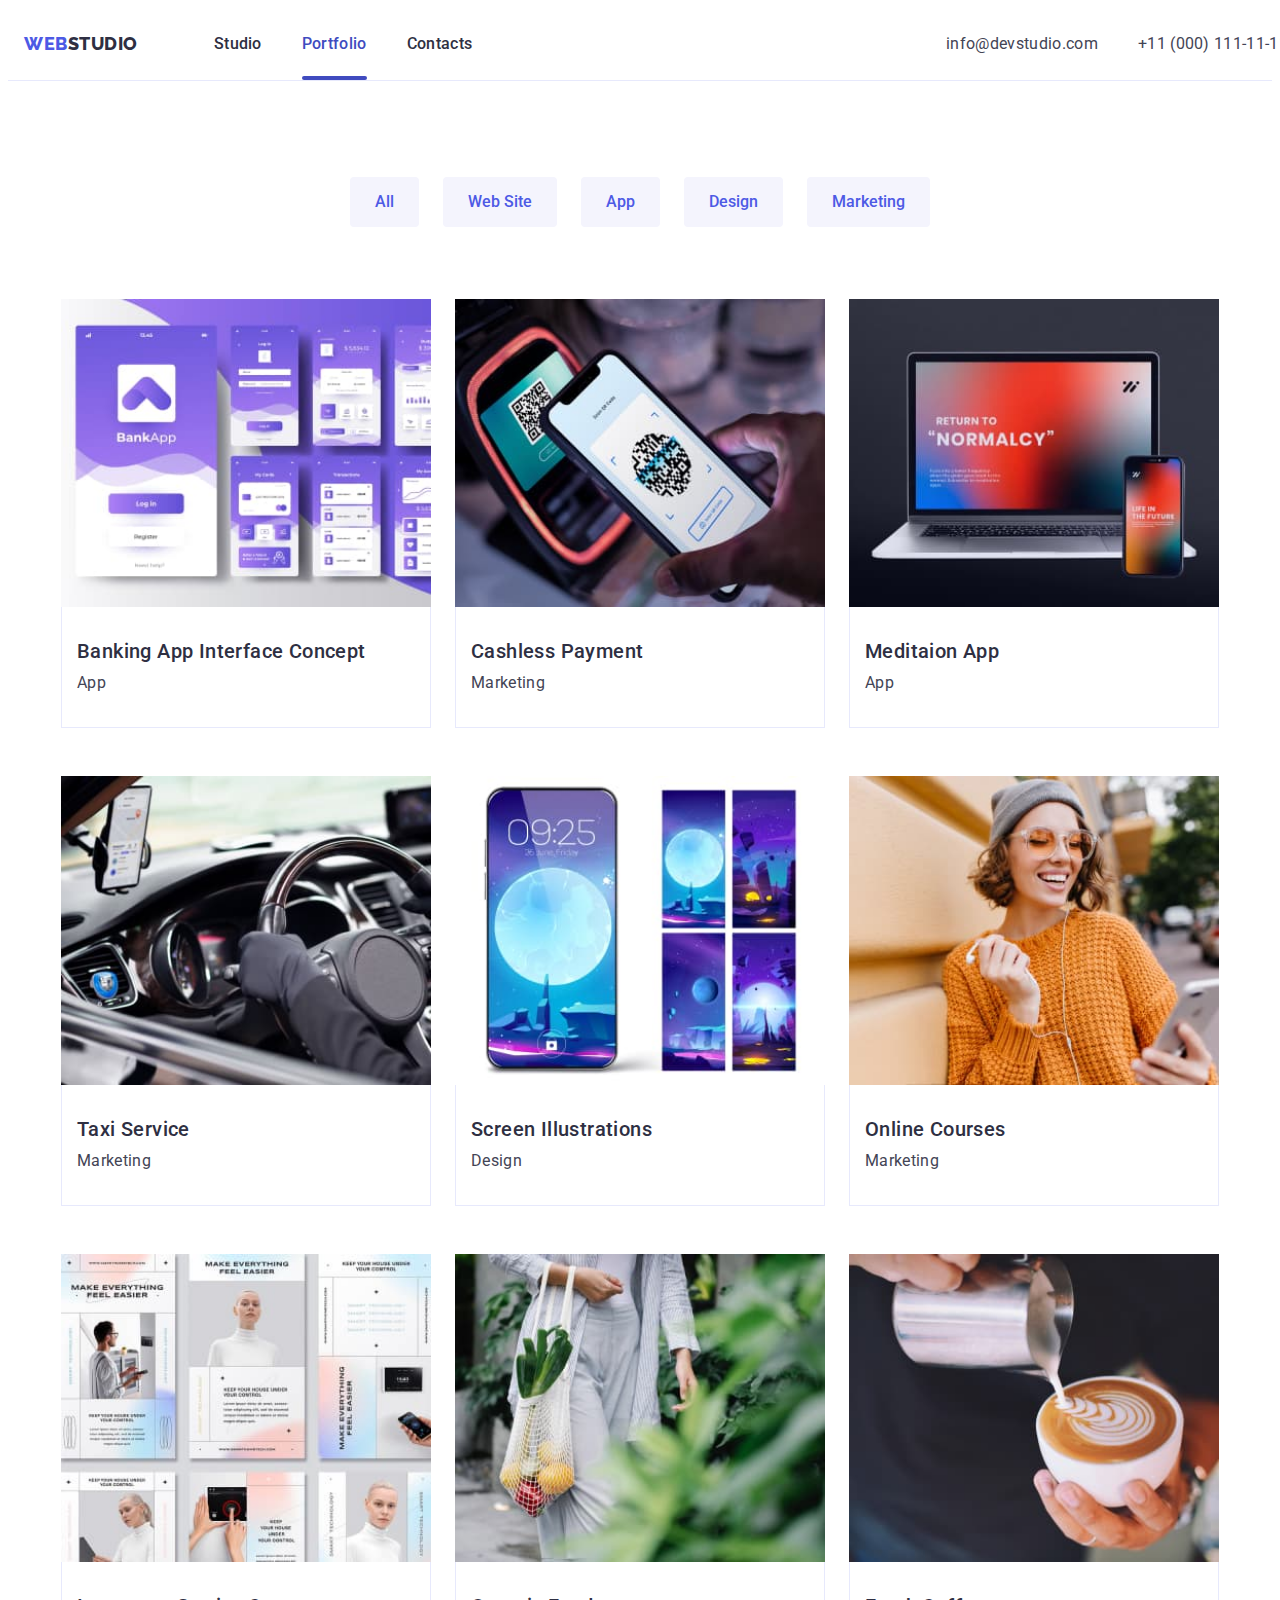
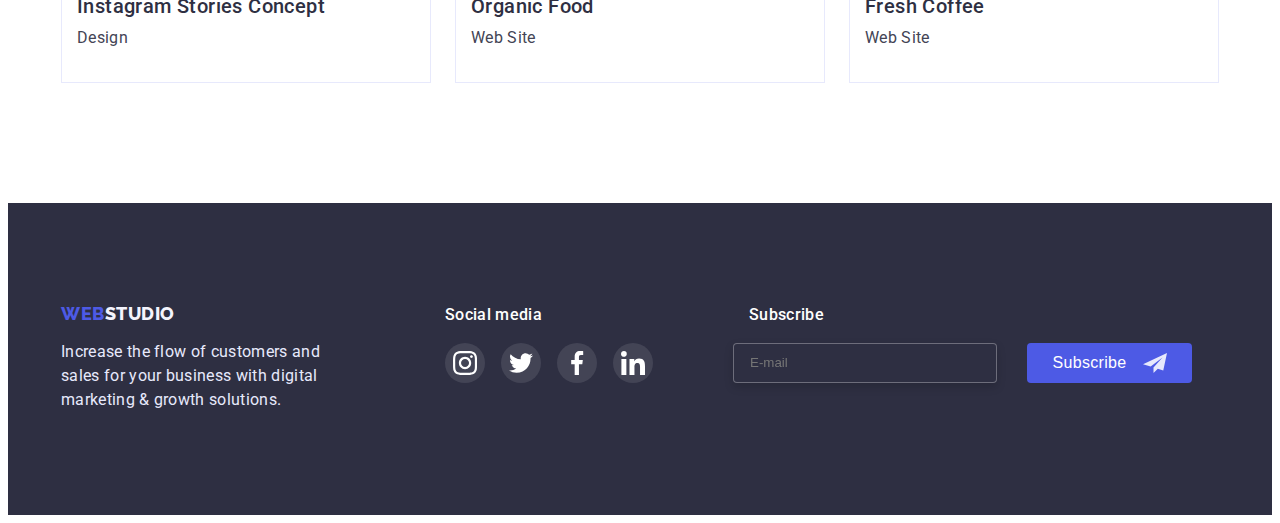
<file: portfolio.html>
<!DOCTYPE html>
<html lang="en">
<head>
    <meta charset="UTF-8">
    <meta http-equiv="X-UA-Compatible" content="IE=edge">
    <meta name="viewport" content="width=device-width, initial-scale=1.0">
    <title>Document</title>
    <link rel="preconnect" href="https://fonts.googleapis.com">
    <link rel="preconnect" href="https://fonts.gstatic.com" crossorigin>
    <link href="https://fonts.googleapis.com/css2?family=Raleway:wght@800&family=Roboto:wght@400;500;700&display=swap" rel="stylesheet">
    <link rel="stylesheet" href="./styles/style.css">
   </head>
<body>
    <header class="header-section">
      <div class="header-container">
        <nav class="header-navi">
          <a href="./index.html" class="header-logo"
            >web<span class="half-logo">studio</span></a
          >
  
          <ul class="header">
            <li class="header-item"><a class="header-link" href="./index.html">Studio</a></li>
            <li class="header-item">
              <a class="header-link  header-link-clicpage" href="./portfolio.html">Portfolio</a>
            </li>
            <li class="header-item">
              <a class="header-link" href="">Contacts</a>
            </li>
          </ul>
        </nav>
        <address class="header-addr">
          <ul class="header-addr-cont">
            <li class="header-cont">
              <a class="header-link-cont header-email" href="mailto:info@devstudio.com"
                >info@devstudio.com</a
              >
            </li>
            <li class="header-cont">
              <a class="header-link-cont header-tel" href="tel:+110001111111"
                >+11 (000) 111-11-11</a
              >
            </li>
          </ul>
        </address>
    </div>
       </header>
    <main>
        <section class="section-pf">
            <div class="container">
              <h1 class="not-see">funktion</h1>
              <ul class="pf-main">
                  <li ><button class="pf-main-but" type="button">All</button></li>
                  <li ><button class="pf-main-but" type="button">Web Site</button></li>
                  <li ><button class="pf-main-but" type="button">App</button></li>
                  <li ><button class="pf-main-but" type="button">Design</button></li>
                  <li ><button class="pf-main-but" type="button">Marketing</button></li>
              </ul>
              <ul class="function-list">
                  <li class="nomarker function-title">
                       <a class="pf-main-link" href="" > 
                           <div class="pf-main-wrap">
                             <img src="./images/img2-1.jpg" alt="Banking App Interface Concept" width="100%">
                             <p class="pf-main-text">
                              14 Stylish and User-Friendly App Design Concepts · Task Manager App · Calorie Tracker App · Exotic Fruit Ecommerce App · Cloud Storage App
                             </p>
                           </div>
                          <div class="funktwherefunct">
                            <h3 class="pf-main-funct">Banking App Interface Concept</h3>
                            <p class="pf-main-wherefunct">App</p>
                          </div>
                       </a>  
                   </li>
                  <li class="nomarker function-title"> 
                      <a class="pf-main-link" href="" >  
                      <div class="pf-main-wrap">
                        <img src="./images/img2-2.jpg" alt="Cashless Payment" width="100%">
                        <p class="pf-main-text">
                          14 Stylish and User-Friendly App Design Concepts · Task Manager App · Calorie Tracker App · Exotic Fruit Ecommerce App · Cloud Storage App
                         </p>
                      </div >
                      <div class="funktwherefunct">
                        <h3 class="pf-main-funct">Cashless Payment</h3>
                         <p class="pf-main-wherefunct">Marketing</p>
                      </div>
                      </a>  
                      </li>
                  <li class="nomarker function-title"> 
                      <a class="pf-main-link" href="" >  
                      <div class="pf-main-wrap">
                        <img src="./images/img2-3.jpg" alt="Meditaion App" width="100%">
                        <p class="pf-main-text">
                          14 Stylish and User-Friendly App Design Concepts · Task Manager App · Calorie Tracker App · Exotic Fruit Ecommerce App · Cloud Storage App
                         </p>
                      </div>
                       <div class="funktwherefunct">
                        <h3 class="pf-main-funct">Meditaion App</h3> 
                        <p class="pf-main-wherefunct">App</p>
                      </div>
                  </a>  
                  </li>
                  <li class="nomarker function-title"> 
                      <a class="pf-main-link" href="" >  
                      <div class="pf-main-wrap">
                        <img src="./images/img2-4.jpg" alt="Taxi Service" width="100%">
                        <p class="pf-main-text">
                          14 Stylish and User-Friendly App Design Concepts · Task Manager App · Calorie Tracker App · Exotic Fruit Ecommerce App · Cloud Storage App
                         </p>
                      </div >
                       <div class="funktwherefunct">
                        <h3 class="pf-main-funct">Taxi Service</h3>
                         <p class="pf-main-wherefunct">Marketing</p>
                      </div>
                      </a>  
                      </li>
                  <li class="nomarker function-title"> 
                      <a class="pf-main-link" href="" >  
                      <div class="pf-main-wrap">
                        <img src="./images/img2-5.jpg" alt="Screen Illustrations" width="100%">
                        <p class="pf-main-text">
                          14 Stylish and User-Friendly App Design Concepts · Task Manager App · Calorie Tracker App · Exotic Fruit Ecommerce App · Cloud Storage App
                         </p>
                      </div >
                       <div class="funktwherefunct">
                        <h3 class="pf-main-funct">Screen Illustrations</h3>
                         <p class="pf-main-wherefunct">Design</p>
                      </div>
                      </a>  
                      </li>
                  <li class="nomarker function-title">  
                      <a class="pf-main-link" href="" > 
                      <div class="pf-main-wrap">
                        <img src="./images/img2-6.jpg" alt="Online Courses" width="100%">
                        <p class="pf-main-text">
                          14 Stylish and User-Friendly App Design Concepts · Task Manager App · Calorie Tracker App · Exotic Fruit Ecommerce App · Cloud Storage App
                         </p>
                      </div >
                       <div class="funktwherefunct">
                        <h3 class="pf-main-funct">Online Courses</h3> 
                        <p class="pf-main-wherefunct">Marketing</p>
                      </div>
                  </a>  
                  </li>
                  <li class="nomarker function-title"> 
                      <a class="pf-main-link" href="" >  
                      <div class="pf-main-wrap">
                        <img src="./images/img2-7.jpg" alt="Instagram Stories Concept" width="100%">
                        <p class="pf-main-text">
                          14 Stylish and User-Friendly App Design Concepts · Task Manager App · Calorie Tracker App · Exotic Fruit Ecommerce App · Cloud Storage App
                         </p>
                      </div >
                       <div class="funktwherefunct">
                        <h3 class="pf-main-funct">Instagram Stories Concept</h3> 
                        <p class="pf-main-wherefunct">Design</p>
                      </div>
                  </a>  
                  </li>
                  <li class="nomarker function-title"> 
                      <a class="pf-main-link" href="" >  
                      <div class="pf-main-wrap">
                        <img src="./images/img2-8.jpg" alt="Organic Food" width="100%">
                        <p class="pf-main-text">
                          14 Stylish and User-Friendly App Design Concepts · Task Manager App · Calorie Tracker App · Exotic Fruit Ecommerce App · Cloud Storage App
                         </p>
                      </div >
                       <div class="funktwherefunct">
                        <h3 class="pf-main-funct">Organic Food</h3>
                         <p class="pf-main-wherefunct">Web Site</p>
                      </div class="funktwherefunct">
                      </a>  
                      </li>
                  <li class="nomarker function-title"> 
                      <a class="pf-main-link" href="" >  
                      <div class="pf-main-wrap">
                        <img src="./images/img2-9.jpg" alt="Fresh Coffee" width="100%">
                        <p class="pf-main-text">
                          14 Stylish and User-Friendly App Design Concepts · Task Manager App · Calorie Tracker App · Exotic Fruit Ecommerce App · Cloud Storage App
                         </p>
                      </div>
                       <div class="funktwherefunct">
                        <h3 class="pf-main-funct">Fresh Coffee</h3>
                         <p class="pf-main-wherefunct">Web Site</p>
                      </div>
                      </a>  
                      </li>
               </ul>
            </div>
               
        </section>
    </main>
    <footer class="footer">
      <div class="container footer-container">
        <div class="footer-tab-top">
          <div class="footer-left">
            <a href="./index.html" class="footer-logo"
              >web<span class="footer-logo-half">studio</span>
              </a>
            <p class="footer-text">Increase the flow of customers and sales for your business with digital
              marketing & growth solutions.
            </p>
          </div>
          <div  class="footer-right">
            <p class="footer-soc-title">Social media</p>
            <ul class="footer-soc-list">
              <li class="footer-soc-item">
                <a class="footer-soc-link" href="" >
                  <svg class="footer-soc-icon" Width="24" Height="24">
                    <use href="./images/symbol-defs.svg#icon-instagram-2"></use>
                  </svg>
                </a>
              </li>
              <li class="footer-soc-item">
                <a class="footer-soc-link" href="" >
                  <svg class="footer-soc-icon" Width="24" Height="24">
                    <use href="./images/symbol-defs.svg#icon-twitter-1"></use>
                  </svg>
                </a>
              </li>
              <li class="footer-soc-item">
                <a class="footer-soc-link" href="" >
                  <svg class="footer-soc-icon" Width="24" Height="24">
                    <use href="./images/symbol-defs.svg#icon-facebook-1"></use>
                  </svg> 
                </a>
              </li>
              <li class="footer-soc-item">
                <a class="footer-soc-link" href="" >
                  <svg class="footer-soc-icon" Width="24" Height="24">
                    <use href="./images/symbol-defs.svg#icon-linkedin-1"></use>
                  </svg>
                </a>
              </li>
            </ul> 
          </div>
        </div>
         <div class="footer-subscribe">
          <p class="subscribe-title"><span class="subscribe-text">Subscribe</span>
          </p>
          <form class="foot-subscribe">
            <div class="footer-tab-botton">
              <input type="text" name="subscribe-email" class="subscribe-email" placeholder="E-mail" />
              <button type="submit" class="subscribe-send"><span class="subscribe-text">Subscribe</span>
              <svg class="subscribe-icon" width="24" height="24">
                <use href="./images/symbol-defs.svg#icon-subscribe"></use>
              </svg>
            </button>
            </div>
          </form>  
         </div>   
      </div>
    </footer>
    
    </body>
</html>
</file>
<file: styles/style.css>
:root {
--color1: #2E2F42;
--color2: #434455;
--color3:#4D5AE5;
--color4: #404BBF;
--color5: #ffffff;
--color6:  #F4F4FD;
--color7: #E7E9FC;
--color8: #8e8f99;
--color9:  #31D0AA; }

p, h1, h2, h3, h4, h5 {
    margin: 0;
}
ul {
    margin: 0;
    padding-left: 0;
}
img {
    display: block;
}

body {
    font-family: 'Roboto', sans-serif;
    }

/* *****  header****** */
.container {

    max-width: 320px;
    padding-left: 15px;
    padding-right: 15px;
    margin-left: auto;
    margin-right: auto;
    
    }
.header-section {
    border-bottom: 1px solid var(--color7);
}
.header-container {
    width: 100%;
    display: flex;
    padding: 24px 16px;
    align-items: center;
    justify-content: space-between;
    }
.header-navi {
    display: flex;
    /* margin-right: 76px; */
}
.header-logo {
    font-family: 'Raleway', sans-serif;
    font-weight: 800;
    font-size: 18px;
    line-height: 1.33;
    color: var(--color3);
    letter-spacing: 0.03em;
    text-transform: uppercase;
    text-decoration: none;
    
}
.half-logo {
    color: var(--color1);}
.header:is(:hover, :focus){color: var(--color4);}

.header { display: none;}
.header-addr { display: none;}
.contactes-open 
{
        display: flex;
        flex-direction: column;
align-items: center;
    justify-content: flex-end;
    margin-left: auto;
    stroke: #2E2F42;
    cursor: pointer;
    border: none;
    background-color: rgba(0, 0, 0, 0);
    /* transition-property: color, border-color, background-color;
    transition-duration: 250ms;
    transition-timing-function: cubic-bezier(0.4, 0, 0.2, 1) ; */
}
.mob-menu {
    display: flex;
    flex-direction: column;
    width: 100%;
    height: 100%;
    padding: 24px 24px 40px 40px;
    position: fixed;
    top: 0;
    background-color: #ffffff;
    
}
.mob-menu-top {
    margin-bottom: auto;
}

.mob-menu-container {
    max-width: 428px;

}
.mob-menu-close-button {
    box-sizing: border-box;
    background: var(--color5);
    border: 1px solid var(--color8);
      width: 24px;
    height: 24px;
    border-radius: 50%;
    display: flex;
    align-items: center;
    justify-content: center;
    margin: 4px 4px 30px auto;
    }
.mob-menu-icon {
    stroke: var(--color1);
}
.mob-menu-navi {
    
}
.mob-menu-list {
    list-style-type: none;
    text-decoration: none;
}
.mob-menu-item:not(:last-child) {
    margin-bottom: 40px;

}
.mob-menu-link {
font-weight: 700;
font-size: 36px;
line-height: 40px;
letter-spacing: 0.02em;
text-transform: capitalize;
text-decoration: none;
color: #2E2F42;
flex: none;
order: 0;
flex-grow: 0;
}
.mob-menu-clicpage {
}
.mob-menu-addr {
    margin-top: 24px;
    margin-bottom: 48px;
}
.mob-menu-addr-cont {
    list-style-type: none;
}   
.mob-menu-cont {
}
.mob-menu-cont:not(:last-child) {
    margin-bottom: 40px;

}
.mob-menu-link-cont {
 text-decoration: none;
}

.mob-menu-tel {
    font-weight: 700;
    font-size: 22px;
    line-height: 1.2;
    letter-spacing: 0.02em;
    font-style: normal;
    flex: none;
order: 0;
flex-grow: 0;

}
.mob-menu-email {
    font-weight: 500;
font-size: 20px;
line-height: 24px;
letter-spacing: 0.02em;
font-style: normal;
color: #434455;
}
.mob-menu-soc-list {
    display: flex;
    align-items: center;
    gap: 26px;
    }

.mob-menu-soc-item {
    width: 40px;
    height: 40px;
    list-style-type: none;
}
.mob-menu-soc-link {
    display: flex;
    justify-content: center;
    align-items: center;
    width: 40px;
    height: 40px;
    border-radius: 50%;
    background-color: var(--color3);
    transition-property: background-color;
    transition-duration: 250ms;
    transition-timing-function: cubic-bezier(0.4, 0, 0.2, 1) ;
}
.soc-link {
}
.mob-menu-soc-icon {
    fill : var(--color5);
}
.staff-soc-link:is(:hover, :focus){ 
background: var(--color4)
}
/* ****main*** */

.main-sect-1 {
    max-width: 100%;
    height: 432px;
    /* margin-bottom: 96px; */
    padding: 112px 24px; 
    background-image:linear-gradient(rgba(46, 47, 66, 0.7),rgba(46, 47, 66, 0.7)), url(../images/hero-mobile.jpg );
     background-size: cover;
     background-repeat: no-repeat ;
     background-position: center;
     text-align: center;
          }
@media (min-device-pixel-ratio: 2),
  (min-resolution: 192dpi),
  (min-resolution: 2dppx) {
  .main-sect-1 {
    background-image:linear-gradient(rgba(46, 47, 66, 0.7),rgba(46, 47, 66, 0.7)), url(../images/hero-mobile2x.jpg);
  }
}          
.main-title {
    font-weight: 700;
    font-size: 26px;
    line-height: 1.11;
    max-width: 280px;
    color: var(--color5);
    text-align: center;
     margin: 0 auto 72px auto;

   }
.main-but:is(:hover, :focus) { 
    background: var(--color4);
}
.main-but {
    font-family: 'Roboto', sans-serif;
    font-weight: 500;
    font-size: 16px;
    line-height: 1.5;
    margin: 0 auto;
    padding: 16px 32px;
    background: var(--color3);
    border: 1px solid var(--color3);
    border-radius: 4px;
    color: var(--color5);
    cursor: pointer;
    transition-property: background-color;
    transition-duration: 250ms;
    transition-timing-function: cubic-bezier(0.4, 0, 0.2, 1) ;
    }
.section-skills {
    padding: 96px 16px;
}    
.main-skills-all {
    list-style-type: none;  
    display: flex; 
    flex-wrap: wrap;
   
    }
    .main-skills-bloc:last-child {
        margin-bottom: 0;
      }
.main-skills-bloc {
    width: 100%;
    margin-bottom: 72px;
    }
.main-skills {    
    font-weight: 700;
    font-size: 36px;
    line-height: 1.11;
    letter-spacing: 0.02em;
    color: var(--color1);
    list-style-type: none;
    margin-bottom: 8px;
    
    text-align: center;
letter-spacing: 0.02em;
text-transform: capitalize;
}
.main-skills-link {
    display: none;
}
.main-skills-icon {
}

.main-actions {     
    font-size: 16px;
    line-height: 1.5;
    letter-spacing: 0.02em;
    color: var(--color2);
    align-self: stretch;
    }
  
    .section-doing {
    display: none;
}
.what-doing {
    
    display: flex;
    justify-content: center;
    gap: 24px;
    margin-top: 72px;
}  
.what-doing-title {
    width: calc((100% - 48px) / 3);
    background: linear-gradient(0deg, rgba(77, 90, 229, 0.1), rgba(77, 90, 229, 0.1)), url(2368.jpg);
    background-blend-mode: soft-light, normal;
    border: 1px solid var(--color7);
}  
.main-demonstr {
    font-weight: 700;
    font-size: 36px;
    line-height: 1.1;
    text-align: center;
    letter-spacing: 0.02em;
    text-transform: capitalize;
    color: var(--color1);
    }
    
.main-staff-all {
    background: var(--color6) ;
    padding: 96px 0;
    }
.staff-title { 
    background: var(--color5);
    box-shadow: 0px 1px 6px rgba(46, 47, 66, 0.08), 0px 1px 1px rgba(46, 47, 66, 0.16), 0px 2px 1px rgba(46, 47, 66, 0.08);
    border-radius: 0px 0px 4px 4px;
}

.staff-foto {
    display: block;
max-width: 100%;
height: auto;
    background: url(man-with-laptop-presenting-something.jpg);
mix-blend-mode: normal;
}
.main-staff {        
    font-weight: 700;
    font-size: 36px;
    line-height: 1.1;
    text-align: center;
    letter-spacing: 0.02em;
    text-transform: capitalize;
    margin-bottom: 72px;
    color: var(--color1);
}
.main-staff-list {
    display: flex;
    justify-content: center;
    gap: 72px;
    flex-wrap: wrap;
}
.staff-name-proff {
    padding: 32px 16px;

}

.main-staff-name { 
    font-weight: 500;
    font-size: 20px;
    line-height: 1.2;
    text-align: center;
    letter-spacing: 0.02em;
    color: var(--color1);
    }

.main-staff-proff {    
    font-size: 16px;
    line-height: 1.5;
    text-align: center;
    letter-spacing: 0.02em;
    margin-top: 8px;
    margin-bottom: 8px;
    color: var(--color2);
    }

    .staff-soc-list {
        display: flex;
        justify-content: space-around;
        gap: 24px;
    }
    .soc-list {
    }
    .staff-soc-item {
        width: 40px;
        height: 40px;
        list-style-type: none;
   }
    .staff-soc-link {
        display: flex;
        justify-content: center;
        align-items: center;
        width: 40px;
        height: 40px;
        border-radius: 50%;
        background-color: var(--color3);
        transition-property: background-color;
        transition-duration: 250ms;
        transition-timing-function: cubic-bezier(0.4, 0, 0.2, 1) ;
    }
    .soc-link {
    }
    .staff-soc-icon {
        fill : var(--color5);
    }
    .staff-soc-link:is(:hover, :focus){ 
    background: var(--color4)
    }
    
.nomarker {
    list-style-type: none;
    text-decoration: none;  
}
.not-see {
    position: absolute;
    width: 1px;
    height: 1px;
    margin: -1px;
    border: 0;
    padding: 0;
    white-space: nowrap;
    clip: rect(0 0 0 0);
    overflow: hidden;
     }

     .main-customer {
       padding: 96px 16px;
       
    }
  .main-customer-title {
    font-weight: 700;
    font-size: 36px;
    line-height: 40px;
    text-align: center;
    letter-spacing: 0.02em;
    text-transform: capitalize;
    color: var(--color1);

    }
    .main-customer-list {
        display: flex;
        justify-content: center;
        gap: 24px;
        margin-top: 72px;
        flex-wrap: wrap;
    }
    
    .customer-item {
    
    list-style-type: none;
    width:calc((100% - 24px) / 2);
        height: 88px;
       
    }

    .main-customer-link:is(:hover, :focus){
        border-color: var(--color4);
        color: var(--color4);
    }
   
    .main-customer-link {
    width: 100%;
    height: 100%;
    display: flex;
    justify-content: center;
    align-items: center;
    border: 1px solid var(--color2);
    border-radius: 5px;
    color: var(--color8);
    transition-property: color, border-color;
    transition-duration: 250ms;
    transition-timing-function: cubic-bezier(0.4, 0, 0.2, 1) ;
    }
    .customer-link {
    }
    .customer-icon {
        fill:currentColor;
        width: 110px;
        height: 56px;
       
    }

        /* *****footer***** */
.container-footer {
    
    }
.footer {
    width: 100%;
    padding: 100px 0;
    background: var(--color1);
}

.footer-logo {font-family: 'Raleway', sans-serif;
    font-weight: 800;
    font-size: 18px;
    line-height: 1.17;
    align-items: center;
    letter-spacing: 0.03em;
    text-transform: uppercase;
    text-decoration: none;
    color: var(--color3);
    }

.footer-logo-half {
    color: var(--color6);}

.footer-text {
    font-size: 16px;
    line-height: 1.5;
    letter-spacing: 0.02em;
    width: 264px;
    margin: 16px auto 0 auto;
    color: var(--color7);
    text-align: center;
    }
.footer-right {
    width: 208px;
    height: 80px;
    text-align: center;
    margin: 0 auto 72px;
}
    .footer-container {
    /* display: flex; */
    display: block;
    margin-right: auto;
    /* align-items: baseline; */
    }
    .footer-left {
        /* margin: 0 auto; */
        text-align: center;
        margin-bottom: 72px;
    }
    .footer-soc-title {
    font-weight: 500;
    font-size: 16px;
    line-height: 1.5;
    letter-spacing: 0.02em;
    color: var(--color5);

    }
    .footer-soc-list {
        width: 208px;
        display: flex;
        gap: 16px;
        margin: 16px auto 0 auto;
        justify-content: space-between;
    }
    .footer-soc-item {
        display: flex;
        justify-content: center;
        align-items: center;
        list-style-type: none;
    }
    .footer-soc-link {
        display: flex;
        justify-content: center;
        align-items: center;
        width: 40px;
        height: 40px;
        border-radius: 50%;
        background-color: var(--color2);
        transition-property: background-color;
        transition-duration: 250ms;
        transition-timing-function: cubic-bezier(0.4, 0, 0.2, 1) ;
    }
    .footer-soc-link:is(:hover, :focus){ 
        background: var(--color9);
        }
    .footer-soc-icon {
        fill: var(--color5);
    }
.footer-subscribe {
    min-height: 80px;
    /* min-width: 453px;
    border-radius: 4px; */
    /* margin-left: 80px; */
    text-align: center;
}
.foot-subscribe {
    /* display: flex; */
    margin-left: auto;
    cursor: pointer;
}
.subscribe-title {
    margin-bottom: 16px;
    text-align: center;
}
.subscribe-text {
font-weight: 500;
font-size: 16px;
line-height: 24px;
letter-spacing: 0.02em;
color: var(--color5);
text-align: center;
}

.subscribe-send {
    width: 165px;
    height: 40px;
    display: flex;
    flex-direction: row;
    justify-content: center;
    align-items: center;
    padding: 8px 24px;
    gap: 16px;
    cursor: pointer;
    background: var(--color3);
    border-radius: 4px; 
    margin: 0 auto;
    border: none; 
    transition-property: background-color;
    transition-duration: 250ms;
    transition-timing-function: cubic-bezier(0.4, 0, 0.2, 1) ;
}
.subscribe-send:is(:hover, :focus){background: var(--color4);}

.subscribe-email {
    width: 264px;
    height: 40px;
    color: #ffffff;
    box-sizing: border-box;
    background-color:var(--color1);
    border: 1px solid rgba(255, 255, 255, 0.3);
    filter: drop-shadow(0px 4px 4px rgba(0, 0, 0, 0.15));
    border-radius: 4px;
    padding-left: 16px;
    margin: 0 auto 16px auto;
}
.subscribe-icon {
    fill: var(--color7);
}
    /* ********Portfolio*********** */
.section-pf {
    padding: 96px 0 120px 0;
}
.pf-main {
    list-style-type: none;
    display: flex;
    gap: 24px;
    justify-content: center;
    margin-bottom: 72px;
    }
    
.pf-main-but {
    list-style-type: none; 
}
.pf-main-but {
    font-family: 'Roboto', sans-serif;
    font-weight: 500;
    font-size: 16px;
    line-height: 1.5;
    padding: 12px 24px;
    /* width: 116px;
    height: 48px; */
    background: var(--color6);
    border: 1px solid var(--color7);
    border-radius: 4px;
    border-color: transparent;
    color: var(--color3);
}
.pf-main-but:is(:hover, :focus){color: var(--color5); 
    background: var(--color4); 
    box-shadow: 0px 3px 1px rgba(0, 0, 0, 0.1), 0px 2px 1px rgba(0, 0, 0, 0.08), 0px 2px 2px rgba(0, 0, 0, 0.12);
    }

.pf-main-but {
    cursor: pointer;
    transition-property: color, background-color, box-shadow;
    transition-duration: 250ms;
    transition-timing-function: cubic-bezier(0.4, 0, 0.2, 1) ;
}
.pf-main-link:is(:hover, :focus){box-shadow: 0px 1px 6px rgba(46, 47, 66, 0.08);}
.function-title:hover .pf-main-text {
    transform: translateY(0);

}
.pf-main-wrap {
    position: relative;
    overflow: hidden;
}
.pf-main-text {
    position: absolute;
height: 100%;
padding: 40px 32px;
top: 0;
font-weight: 400;
font-size: 16px;
line-height: 24px;
letter-spacing: 0.02em;
color: var(--color6);
background: var(--color3);
mix-blend-mode: normal;
transform: translateY(100%);
transition: transform 250ms linear;
}
.function-list {
    display: flex;
    flex-wrap: wrap;
    column-gap: 24px;
    row-gap: 48px;
    }

.pf-main-link {
    text-decoration: none;
    display: block;
    transition-property: box-shadow;
    transition-duration: 250ms;
    transition-timing-function: cubic-bezier(0.4, 0, 0.2, 1) ;
}

.funktwherefunct {
    padding: 32px 0 32px 15px;
    background: var(--color5);
    border: 1px solid var(--color7);
    border-top: 0px;
    }
/* .pf-main-funct:is(:hover, :focus){color: var(--color4);} */
.pf-main-funct {
    font-weight: 500;
    font-size: 20px;
    line-height: 1.2;
    letter-spacing: 0.02em;
    margin-bottom: 8px;
    color: var(--color1);
    transition-property: color;
    transition-duration: 250ms;
    transition-timing-function: cubic-bezier(0.4, 0, 0.2, 1) ;
    }
    .function-title {
    list-style-type: none;
    width: calc((100% - 48px) / 3);
    
     }
    /* .pf-main-wherefunct:is(:hover, :focus){color: var(--color4);} */
    .pf-main-wherefunct {
    font-size: 16px;
    line-height: 1.5;
    letter-spacing: 0.02em;
    color: var(--color2);
    transition-property: color;
    transition-duration: 250ms;
    transition-timing-function: cubic-bezier(0.4, 0, 0.2, 1) ;
    }

   .backdrop {
    position: fixed;
    top: 0;
    width: 100%;
    height: 100%;
    background-color: rgba(10, 12, 41, 0.5);
    transition: opacity 300ms linear, visibility 300ms linear;}

       /* позиція, коли модалка схована: */
    .backdrop.is-hidden .modal {
    transform: translate(-50%, -50%) skew(90deg);
    }
   .modal {    
    /* display: flex; */
    position: absolute;
    top: 50%;
    left: 50%;
    transform: translate(-50%, -50%) skew(0);
    transition-property: transform;
    transition-duration: 1000ms;
    padding: 20px;
    width: 300px;
    height: 620px;
    background:var(--color6);
    border-radius: 5px;
   }
   .modal-close-button {
    width: 24px;
    height: 24px;
    border: 1px solid var(--color2);
    border-radius: 50%;
    display: flex;
    align-items: center;
    justify-content: center;
    margin-left: auto;
    cursor: pointer;
    transition-property: color, border-color, background-color;
    transition-duration: 250ms;
    transition-timing-function: cubic-bezier(0.4, 0, 0.2, 1) ;
    margin-bottom: 24px;
}
   .is-hidden {
    opacity: 0;
    visibility: hidden;
    pointer-events: none;
   }

   .modal-title {
    font-weight: 500;
    font-size: 16px;
    line-height: 24px;
    text-align: center;
    letter-spacing: 0.02em;
    color: #2E2F42;
    margin-bottom: 16px;
   }

    .modal-close-icon {
        fill:currentColor;
    }
    .modal-close-button:is(:hover, :focus){
    border-color: var(--color4);
    color: var(--color5);
    background-color: var(--color4);}

    .modal-input:focus{border: 1px solid #4D5AE5;}
    
    .modal-input:focus + .modal-icon {
        fill:var(--color3);
    }
    .modal-input {
    width: 260px;
    height: 40px;
    border-radius: 4px;
    border: 1px solid rgba(33, 33, 33, 0.2);
    padding-left: 40px;
    outline: transparent;
    transition-property: border ;
    transition-duration: 250ms;
    transition-timing-function: cubic-bezier(0.4, 0, 0.2, 1) ;
    }
    .input-data {
        display: block;
        margin-top: 8px;
    }
    .input-data:first-child {
        margin-top: 0;
      }
    .input-text {
        display: block;
    font-weight: 400;
    font-size: 12px;
    line-height: 14px;
    letter-spacing: 0.04em;
    color:var(--color8);
    margin-bottom: 4px;}
    
.subscribe-email {padding-left: 16px;
    }

    .modal-icon {
        position: absolute;
        left: 5px;
        top: 50%;
        transform: translateY(-50%);
        margin-left: 16px;
    }
    .modal-link {
        font-weight: 400;
        font-size: 8px;
        line-height: 1.33;
        letter-spacing: 0.04em;
        text-decoration-line: underline;
        color:var(--color3);
        margin-left: 2px;   
    }
.modal-wrap {
    display: block;
    position: relative;
    /* margin-bottom: 8px; */
}
.modal-message {
    width: 260px;
    height: 120px;
    border-radius: 4px;
    border: 1px solid rgba(33, 33, 33, 0.2);
    padding-left: 30px;
    outline: transparent;
    padding: 16px;
    resize: none;
    }
    .modal-checkbox {
        /* margin-top: 16px; */
        margin-bottom: 24px;
    }
    .check-text::before {
        content: "";
        width: 16px;
        height: 16px;
        border: 1.25px solid #2E2F42;
        border-radius: 2px;
        margin-right: 8px;
        
    }
    .check-text {
    font-weight: 400;
    font-size: 8px;
    line-height: 1.2;
    letter-spacing: 0.04em;
    color: #757575;
    display: flex;
    align-items: center ;
    }
.input-checkbox {
    appearance: none;
}
    .input-checkbox:checked + .check-text::before {
        background: var(--color4);
        border: none;
        background-image: url(../images/Vector.svg);
        background-repeat: no-repeat;
        background-position: center;
    }
    .button-submit {
        display: flex;
        justify-content: center;
        align-items: center;
    }
    .button-send:is(:hover, :focus) { 
        background: var(--color4);}

    .button-send {
        padding: 16px 32px;
        
    width: 169px;
    height: 56px;
    border: none;
    background:var(--color3);
    box-shadow: 0px 4px 4px rgba(0, 0, 0, 0.15);
    border-radius: 4px;
    margin-bottom: auto;
    cursor: pointer;
    transition-property: background-color;
        transition-duration: 250ms;
        transition-timing-function: cubic-bezier(0.4, 0, 0.2, 1) ;
    }
    
    .submit-text {
        font-weight: 500;
        font-size: 16px;
        line-height: 24px;
        letter-spacing: 0.04em;
        color: var(--color5);
        
    }
/* медіазапити */

 /* ***** header**** hero */
 @media screen and (min-width: 480px) {
    .container {
        max-width: 480px;
         }
      
    .main-title {
        font-size: 32px;
    }
        
    .mob-menu-soc-list {
        gap: 46px;  
    }
    .mob-menu-addr {
        margin-bottom: 0;
    }
  } 
  @media screen and (min-width: 768px) 
      {
        .container {
            max-width: 768px;
          }
    .header-container {
        padding: 16px 16px;
    }
    .header {display: flex;
    align-items: center;
    gap: 40px;
    margin-left: 76px;
    transition-property: color;
    transition-duration: 250ms;
    transition-timing-function: cubic-bezier(0.4, 0, 0.2, 1) ;
}

.header-item {
    list-style-type: none; 
    /* margin-right: 40px; */
}

.header-link:active {color: var(--color4);}
.header-link {
    font-weight: 500;
    text-decoration: none;
    color: var(--color1);
    font-size: 16px;
    line-height: 1.5;
    letter-spacing: 0.02em; 
    position: relative;
    transition-property: color;
    transition-duration: 250ms;
    transition-timing-function: cubic-bezier(0.4, 0, 0.2, 1) ;
}
.header-link:is(:hover, :focus){color: var(--color4);
}

.header-link::after {
    content: "";
    display: block;
    width: 100%;
    height: 4px;
    left: 0px;
    top: 52px;
    background: var(--color5);
    border-radius: 2px;
    position: absolute;
     }
    .header-link:hover::after {
    background: var(--color4);
    }
    .header-link-clicpage {
    color: var(--color4);  

    }
    .header-link-clicpage::after {
        background: var(--color4);
        }

.header-addr {display: block;
    list-style: none; 
    /* margin-left: 118px; */
    margin-left: auto;
}
.header-addr-cont :is(:hover, :focus){color: var(--color4);}
.header-addr-cont {
    display: block;
    gap: 40px;
    transition-property: color;
    transition-duration: 250ms;
    transition-timing-function: cubic-bezier(0.4, 0, 0.2, 1) ;
}

.header-cont:not(:last-child) {
     margin-bottom: 12px;
}
.header-cont {
    list-style-type: none; 
}
.header-link-cont:is(:hover, :focus){color: var(--color4);}

.header-link-cont {    
    font-size: 16px;
    line-height: 1.5;
    letter-spacing: 0.02em;
    font-style: normal;
    color: var(--color2);
    text-decoration: none;
    list-style: none;
    transition-property: color;
    transition-duration: 250ms;
    transition-timing-function: cubic-bezier(0.4, 0, 0.2, 1) ;
}
.header-link-cont:active {color: var(--color4);}
.contactes-open {
    display: none;
}
.mob-menu {
    display: none;
}   

.mob-menu-soc-list {
    display: none;
    gap: 56px;
}
.mob-menu-tel {
    font-size: 30px;}

.main-sect-1 {
    height: 436px;
    max-width: 1440px;
    background-size: cover;
    padding: 112px 0;
    background-image:linear-gradient(rgba(46, 47, 66, 0.7),rgba(46, 47, 66, 0.7)), url(../images/hero-tablet.jpg);
} 
.main-title {
    font-size: 56px;
  min-width: 496px;
}
     
@media (min-device-pixel-ratio: 2),
(min-resolution: 192dpi),
(min-resolution: 2dppx) {
.main-sect-1 {
     background-image:linear-gradient(rgba(46, 47, 66, 0.7),rgba(46, 47, 66, 0.7)), url(../images/hero-tablet2x.jpg);
}
}   
 }          

  @media screen and (min-width: 1200px) 
  {
    .container {
        max-width: 1158px;
      }
    .header-container {
    padding: 24px 16px;
    }
    .header-addr {display: flex;
        list-style: none; 
        margin-left: 330px;
    }
    .header-addr-cont {
        display: flex;
    }
    .header-cont {
        margin-bottom: 0;
    }
    .header-cont:not(:last-child) {
        margin-bottom: 0;
   }
    .header-link::after {
        top: 42px;
    }
    .main-sect-1 {
        height: 600px;
        max-width: 1440px;
        
        margin: 0 auto;
        padding: 188px 0;
        background-image:linear-gradient(rgba(46, 47, 66, 0.7),rgba(46, 47, 66, 0.7)), url(../images/people-office.jpg);
    }
    .main-title {
        font-size: 56px;
        max-width: 495px;
        margin: 0 auto 48px;
       }

    @media (min-device-pixel-ratio: 2),
  (min-resolution: 192dpi),
  (min-resolution: 2dppx) {
  .main-sect-1 {
    background-image:linear-gradient(rgba(46, 47, 66, 0.7),rgba(46, 47, 66, 0.7)), url(../images/people-office2x.jpg);
  }
}  
}        
    

/* **********  section skills */

@media screen and (min-width: 768px)
 { 
    .container {
        max-width: 768px;
     }
      
    .main-skills {
text-align: start;
    }
    .main-skills-all {
        row-gap: 72px; 
        column-gap: 24px;
        /* gap: 24px; */
        justify-content: space-between;
    }
.main-skills-bloc {
    width: calc((100% - 58px) / 2);
    /* margin-right: 24px; */
    margin-bottom: 0;
    }  
    .main-skills-icon {appearance: none; 
   }
}
@media screen and (min-width: 1200px) 
   {
    .container {
        max-width: 1158px;
      }
    .main-skills {    
        font-weight: 500;
        font-size: 20px;
        line-height: 1.2;
        letter-spacing: 0.02em;
        color: var(--color1);
        list-style-type: none;
        margin-bottom: 8px;
        
        text-align: start;
    letter-spacing: 0.02em;
    text-transform: capitalize;
    }
    .main-skills-bloc {
        width: calc((100% - 82px) / 4);
        margin-bottom: 0;
     }  
     .main-skills-all {
        gap: 24px;
        flex-wrap: nowrap;}
    .main-skills-link {
        display: flex;
        justify-content: center;
        align-items: center;
        height: 112px;
        background: var(--color6);
        border-radius: 4px;
        margin-bottom: 8px;
    }
}
/* **********  section what-we-doing */
@media screen and (min-width: 1200px) 
{
  .container {
      max-width: 1158px;
    }
    .section-doing {
        padding-bottom: 120px;
        display: block;
    }
}   
 /* **********  section main-staff */
 @media screen and (min-width: 480px) {
    .main-staff {
        font-size: 36px;  
    }
 }

 @media screen and (min-width: 768px)
  {
    .container {
        max-width: 768px;
      }
    .staff-title { 
        width: calc((100% - 240px) / 2);
    }
        .main-staff-all {
            padding: 96px 0 104px 0;
        }
        .main-staff-list {
        row-gap: 72px; 
        column-gap: 24px; 
        }
        .staff-name-proff {
            padding: 32px 16px;
        
        }
  }
  @media screen and (min-width: 1200px) 
  {
    .container {
        max-width: 1158px;
      }
    .main-staff-all {
        /* padding: 120px 0; */
        margin-top: 0;
    }
    .staff-title { 
        width: calc((100% - 72px) / 4);}
    .main-staff-list {
        gap: 24px;
    }
  }
  /* **********  section customers */
  @media screen and (min-width: 768px)
  {
    .container {
        max-width: 768px;
      }
    .main-customer {
      }
    .customer-list {
        margin: 0 auto;
        width: 552px;
    }
        .customer-item {
        width: calc((100% - 48px) / 3);
    }
    .customer-icon {
        width: 104px;
        height: 56px;
      }

  }
  @media screen and (min-width: 1200px)
  {
    .container {
        max-width: 1158px;
      }
    .customer-list {
     width: 1128px;
    }
    .customer-item {
        width: calc((100% - 152px) / 6);
        /* height: 88px; */
     }
    .main-customer {
        margin: 0 0 0 0;
        } 
        .main-customer-title {
            margin-bottom: 72px;
        } 
    .main-customer-list {
        justify-content: space-between;
    }
    .customer-icon {
        width: 104px;
        height: 56px;
        }
  }
 

   /* ****section  FOOTER ****** */
   @media screen and (min-width: 768px)
    {
    .container {
        max-width: 768px;
      }

    .footer-text {
        text-align: start;
    }
    .footer-right {
         display: block;
        text-align: start ;
        margin: 0 0 0 0;
    }
    .footer-left {
        width: 264px;
        height: 112px;
        margin-bottom: 0;
        text-align: start;
    }
    .footer-soc-list {
        margin-top: 16px;
        margin-left: 0;
        justify-content: flex-start;
    }
    
    .footer-tab-top {
        display: flex;
        gap: 24px;
        justify-content: center;
        margin-bottom: 72px;
    }
    .footer-subscribe {
        margin-left: 120px;
        text-align: start;
         }
    
    .footer-tab-botton {
        display: flex;
        justify-content: flex-start;
        gap: 30px;
    }
    .subscribe-title {
         margin-left: 16px;
        text-align: start;
    }
    .subscribe-send {
        margin-left: 0;
        margin-right: 30px;
    }
    .subscribe-email {
       margin-left: 0;
       margin-right: 0;
       margin-bottom: 0;
       }
   }
   
  @media screen and (min-width: 1200px)
{
    .container {
        max-width: 1458px;
      }
    .footer-container {
        width: 100%;
    }
    .footer-text {
        margin-top: 16px;
        text-align: start;
        }
  .footer-container {
    display: flex;
    align-items: baseline;
    }
    .footer-soc-link {
        display: flex;
        justify-content: center;
        align-items: center;
    }
    .footer-tab-top {
        margin-bottom: 0;
        gap: 0;
    }
    .footer-left {
        margin-right: 120px;
            }
    .footer-right {
        margin-right: 80px;
    }         
    .footer-subscribe {
        min-height: 80px;
        margin-left: 0;
    }
    .foot-subscribe {
        display: flex;
        margin-left: auto;
        cursor: pointer;
    }
    .subscribe-title {
        margin-bottom: 16px;
        text-align: start;
    }
    .footer-soc-list {
        width: 208px;
        display: flex;
        gap: 16px;
        margin: 16px 0 0 0;
        justify-content: space-between;
    }
    
    .subscribe-text {
     text-align: start;
    }
    
    .subscribe-send {
        margin-left: 0;  
        margin-right: 0;
          }
    .subscribe-email {
        margin: 0 auto;  
    }
}
/* *** MODAL ***** */
@media screen and (min-width: 480px) {
    .modal {    
        width: 392px;
        height: 586px;
           } 
    .modal-input {
     width: 360px;
     height: 40px; }  
    .modal-message {
    width: 360px;
    height: 120px;} 
    .check-text {
        font-size: 12px;} 
    .modal-link {
    font-size: 12px;}         
}

@media screen and (min-width: 768px) {
    .container {
        max-width: 768px;
      }
    .modal {    
        width: 408px;
        height: 586px;
           }  
}

@media screen and (min-width: 1200px)
{
    .container {
        max-width: 1158px;
      }
.modal {    
    width: 408px;
    height: 584px;
       }
    }
</file>
